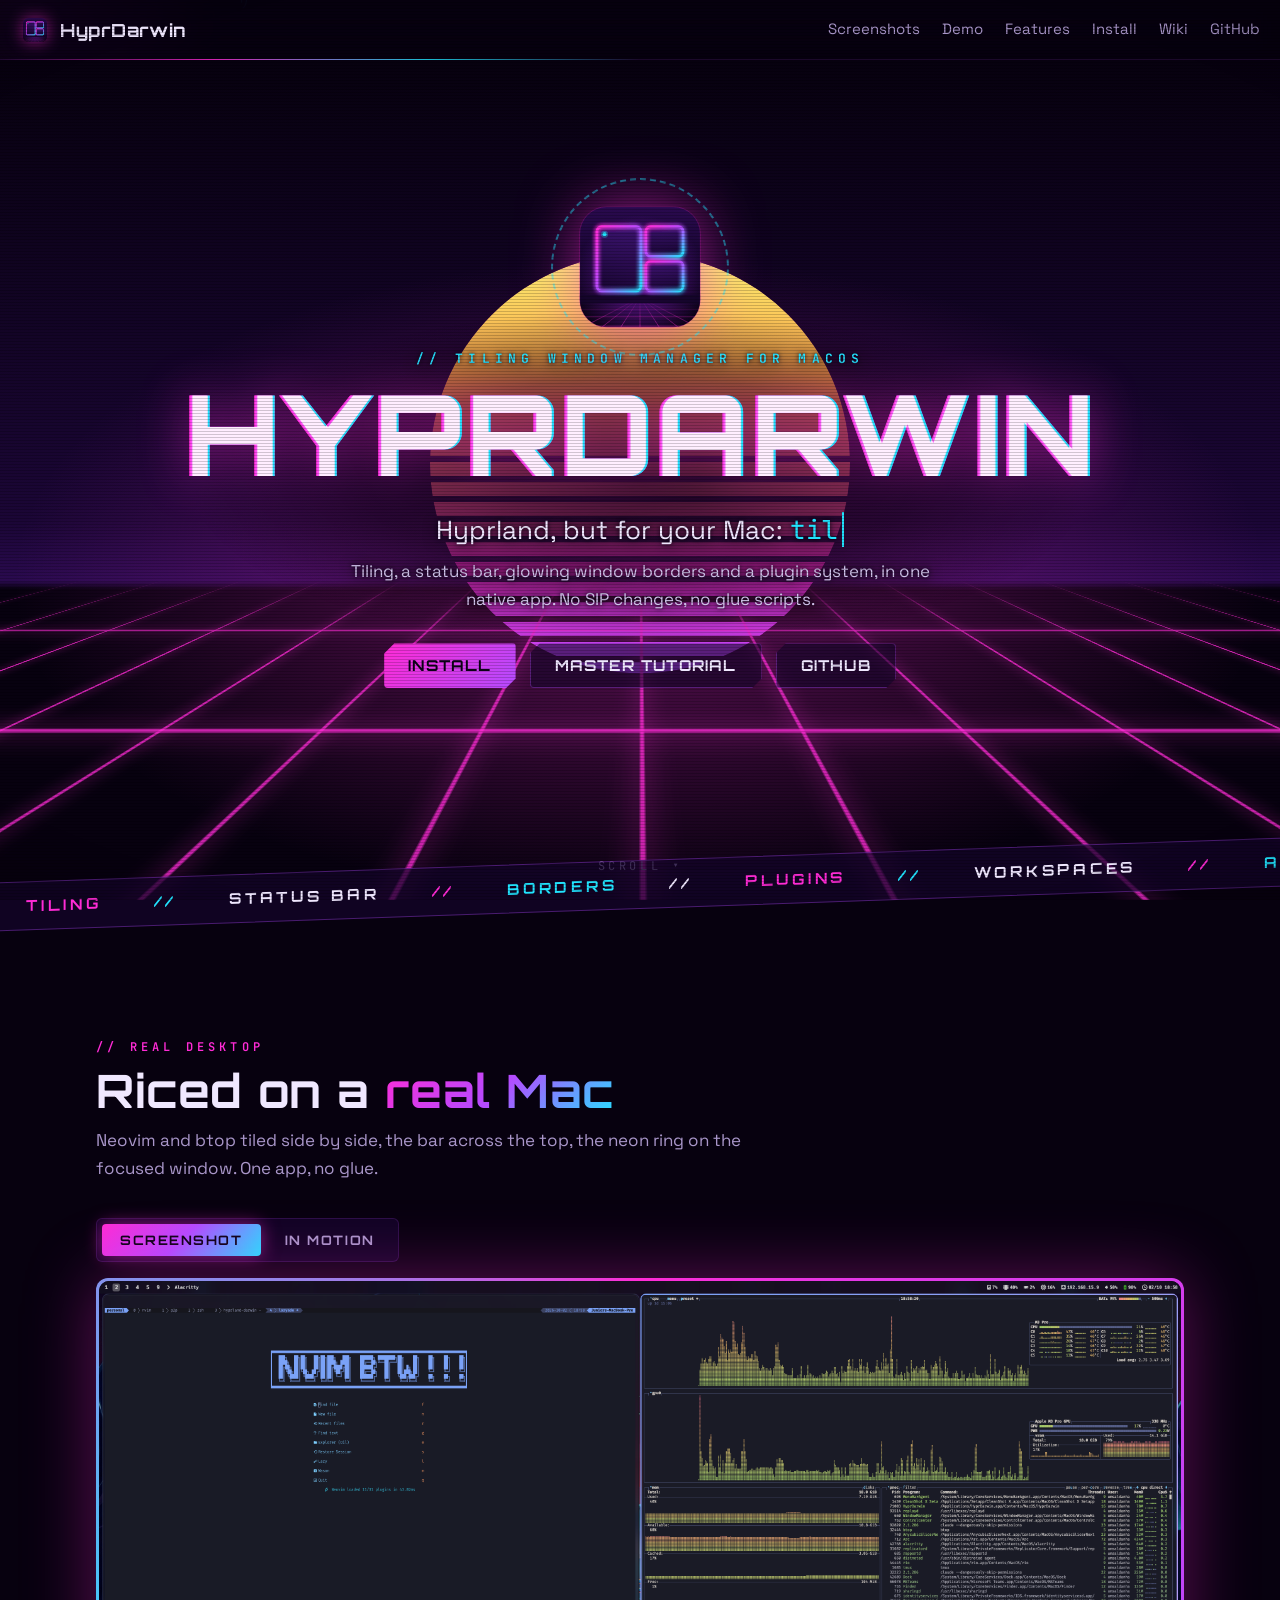
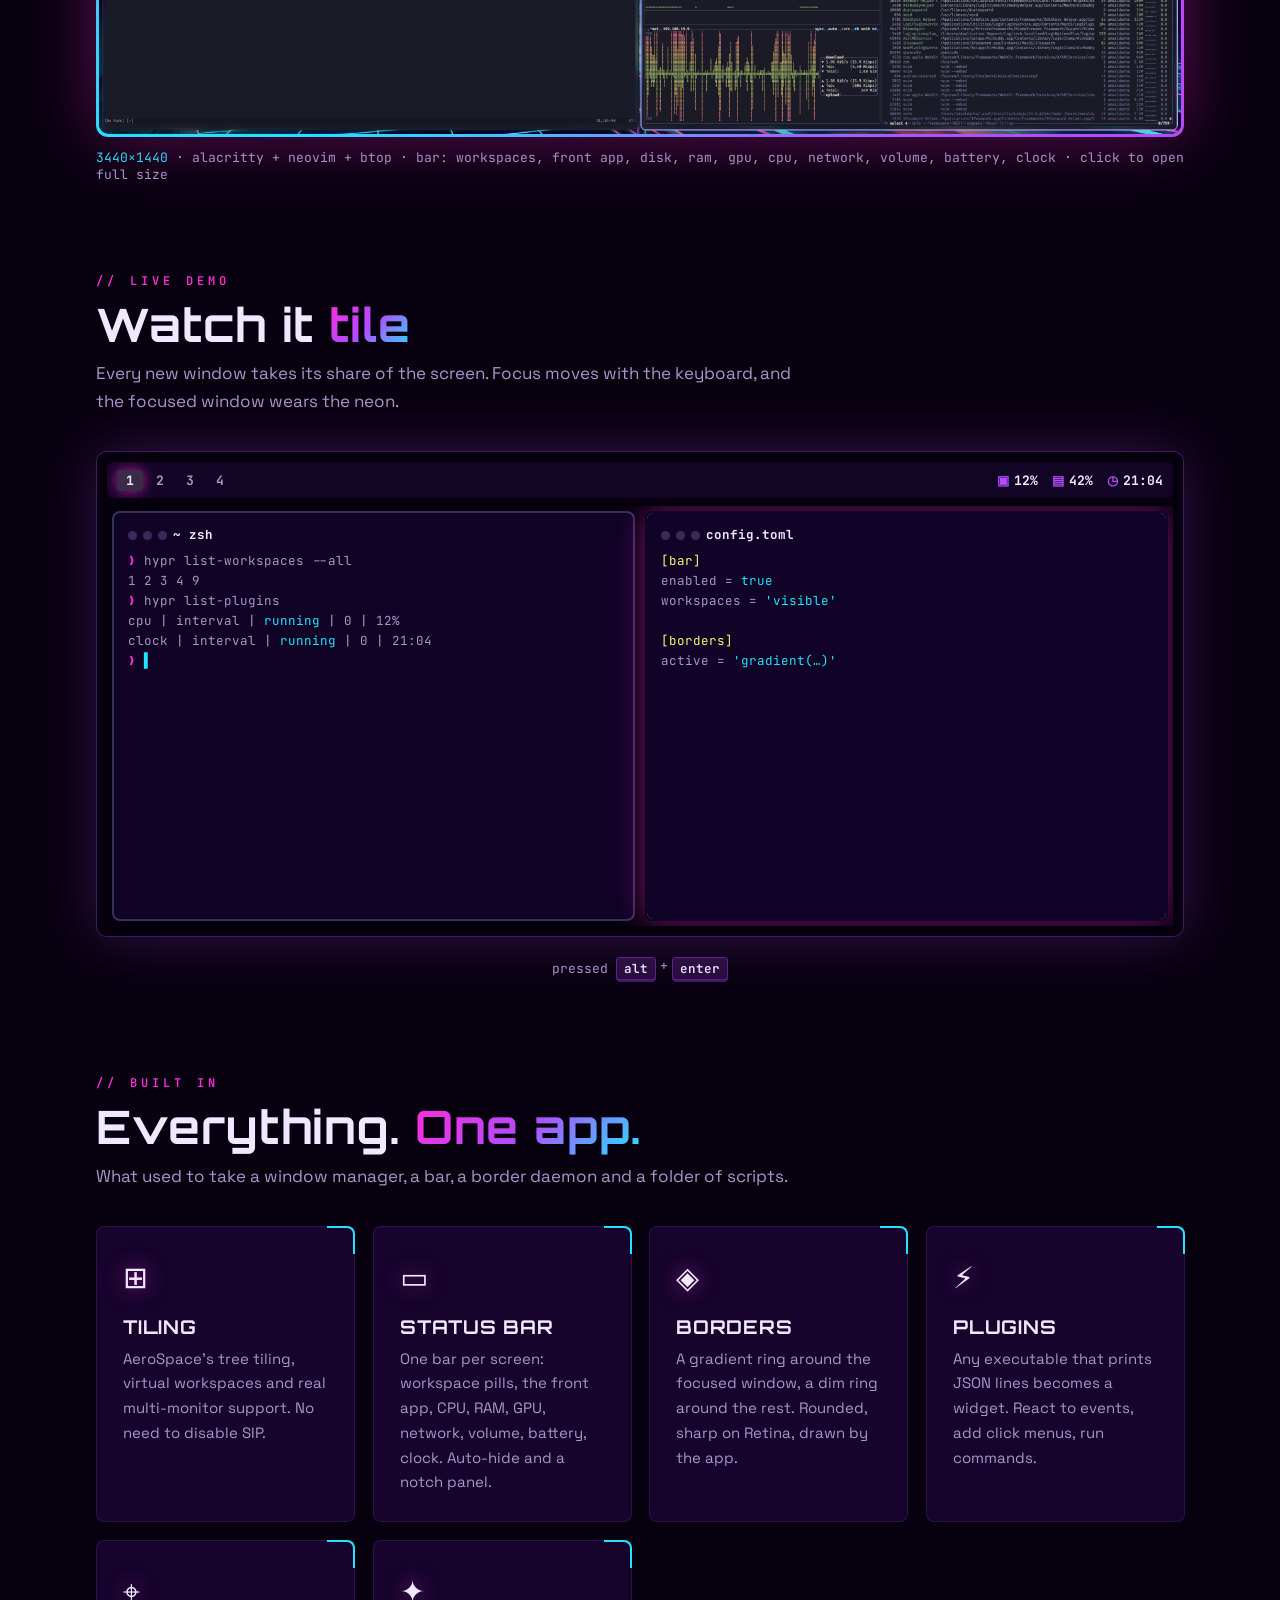
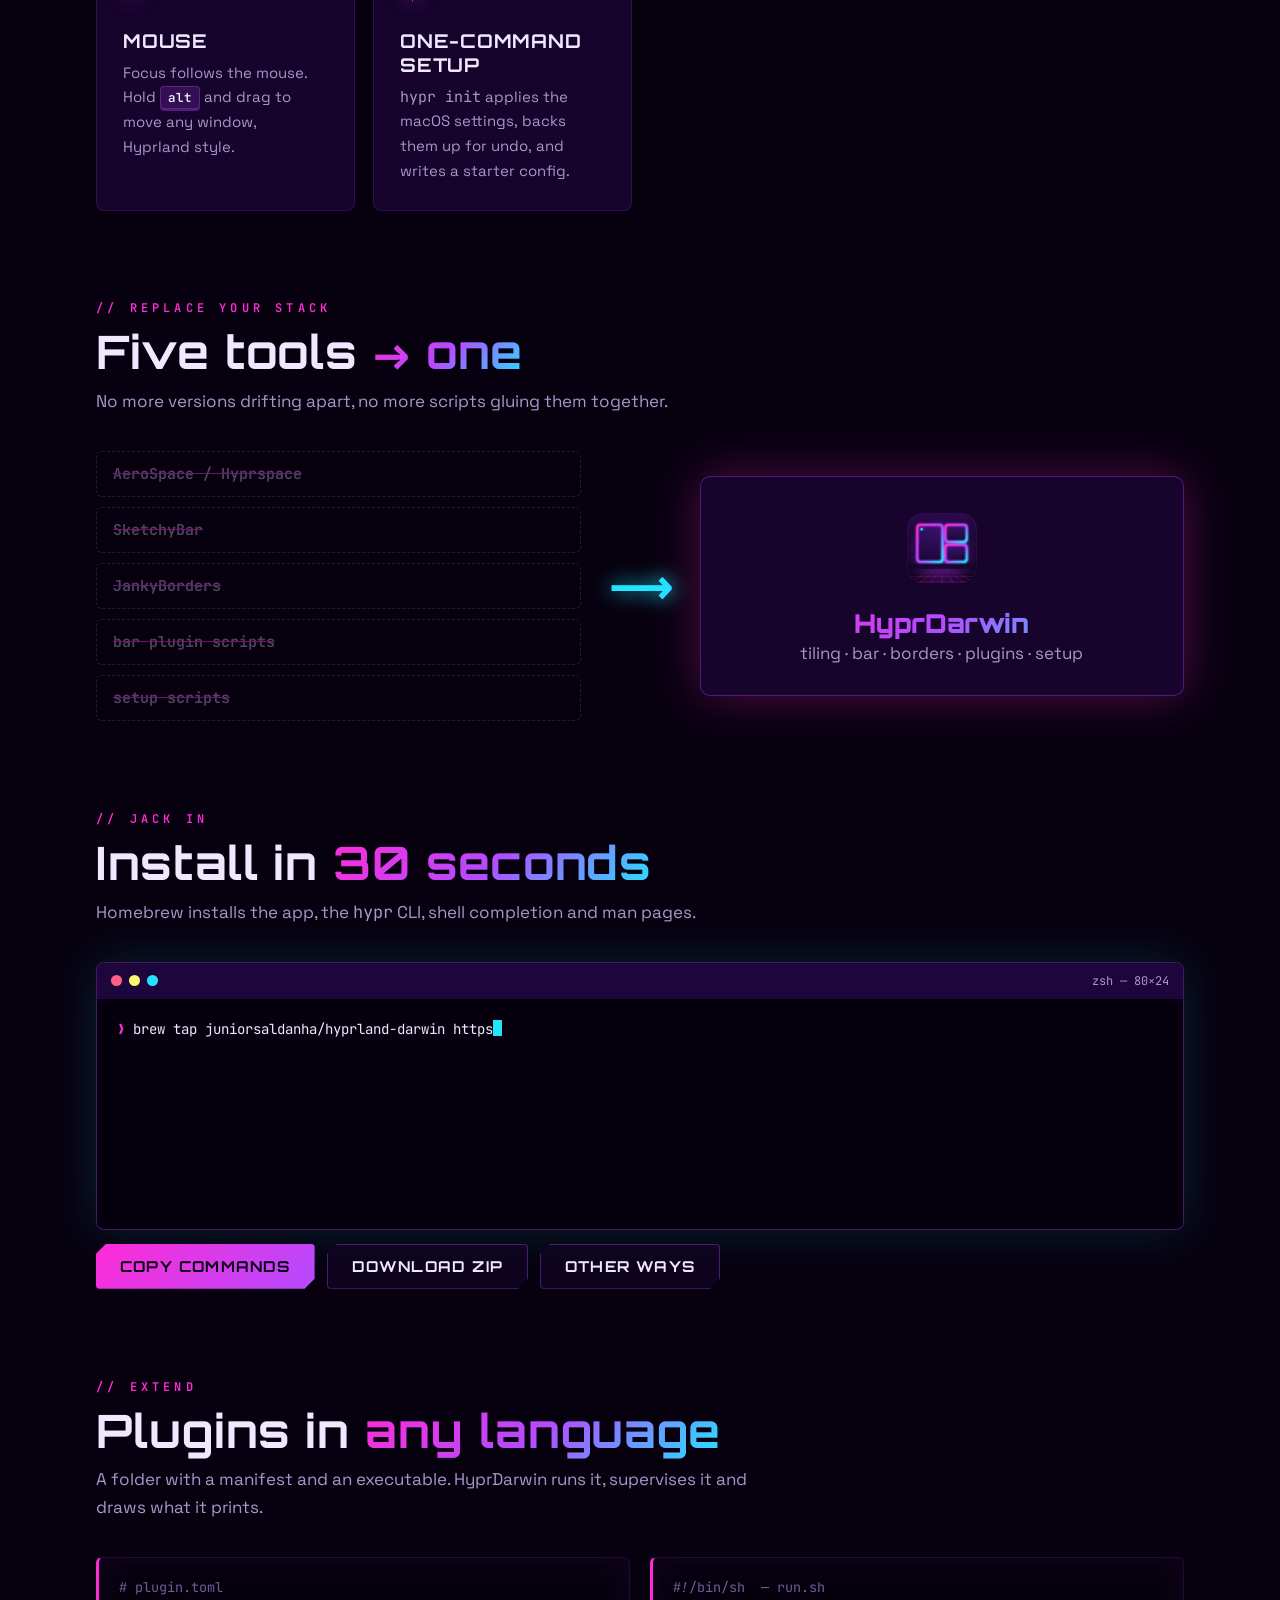
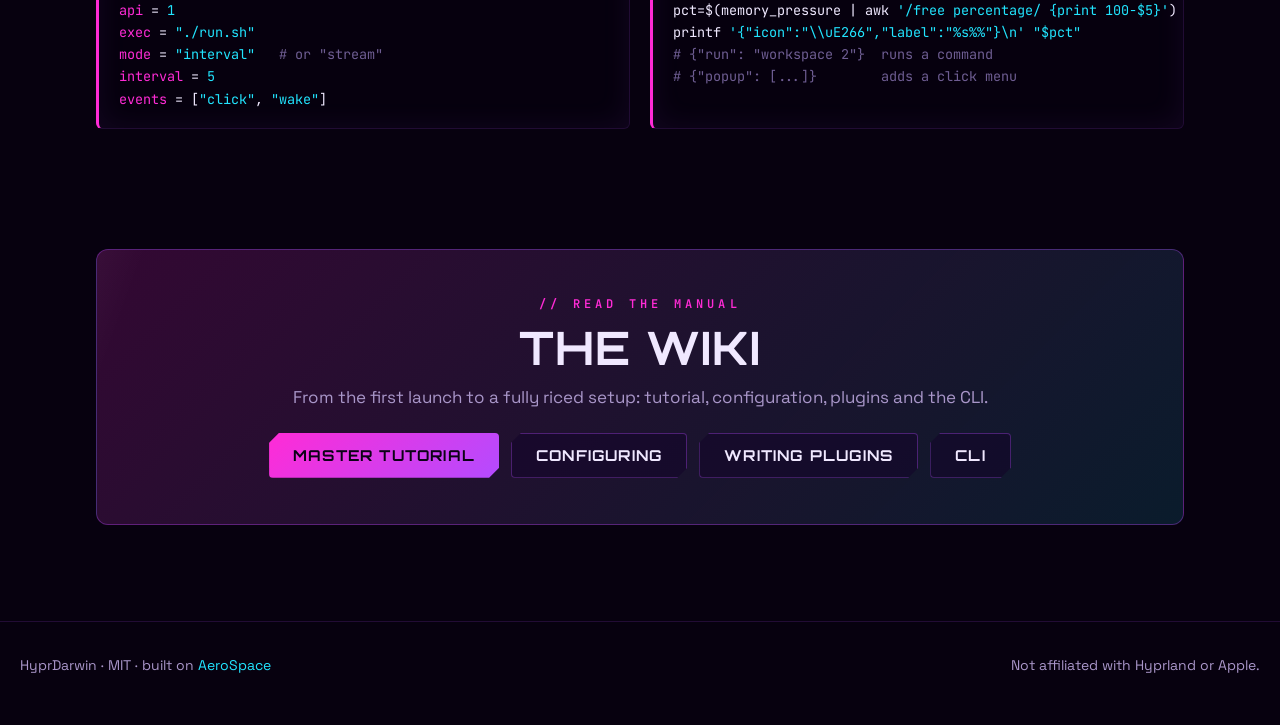
<file: site/index.html>
<!doctype html>
<html lang="en">
<head>
  <meta charset="utf-8">
  <meta name="viewport" content="width=device-width, initial-scale=1">
  <title>HyprDarwin</title>
  <meta name="description" content="Hyprland for macOS: tiling, a status bar, window borders and plugins in one native app.">
  <meta property="og:title" content="HyprDarwin">
  <meta property="og:description" content="Hyprland for macOS: tiling, a status bar, window borders and plugins in one native app.">
  <meta name="theme-color" content="#07010f">
  <meta property="og:image" content="https://juniorsaldanha.github.io/hyprland-darwin/assets/screenshot.png">
  <meta name="twitter:card" content="summary_large_image">
  <link rel="icon" href="icon.svg" type="image/svg+xml">
  <link rel="preconnect" href="https://fonts.googleapis.com">
  <link rel="preconnect" href="https://fonts.gstatic.com" crossorigin>
  <link href="https://fonts.googleapis.com/css2?family=JetBrains+Mono:wght@400;700&family=Orbitron:wght@500;700;900&family=Space+Grotesk:wght@400;600;700&display=swap" rel="stylesheet">
  <link rel="stylesheet" href="assets/cyber.css">
  <style>
    /* ---------- background layers ---------- */
    #rain { position: fixed; inset: 0; z-index: 0; opacity: 0.22; pointer-events: none; }
    .glow-cursor {
      position: fixed; z-index: 1; width: 520px; height: 520px; margin: -260px 0 0 -260px; pointer-events: none;
      background: radial-gradient(circle, rgba(180, 75, 255, 0.16), transparent 60%);
      transition: transform 0.12s linear; left: 0; top: 0;
    }
    main { position: relative; z-index: 2; }
    .wrap { max-width: 1120px; margin: 0 auto; padding: 0 16px; }

    /* ---------- hero ---------- */
    .hero { position: relative; min-height: calc(100vh - var(--nav-h)); display: grid; place-items: center; text-align: center; overflow: hidden; padding: 40px 0 120px; }
    .horizon { position: absolute; inset: 0; z-index: -1; overflow: hidden; }
    .horizon::before { /* sky */
      content: ""; position: absolute; inset: 0;
      background: radial-gradient(70% 55% at 50% 62%, rgba(255, 43, 214, 0.35), transparent 70%),
                  linear-gradient(180deg, #07010f 0%, #1b0636 55%, #2a0a4f 62%, #07010f 63%);
    }
    .sun {
      position: absolute; left: 50%; top: 62%; width: min(46vw, 420px); aspect-ratio: 1; transform: translate(-50%, -78%);
      border-radius: 50%;
      background: linear-gradient(180deg, var(--yellow) 0%, #ff8a3d 35%, var(--magenta) 75%, var(--violet) 100%);
      -webkit-mask: repeating-linear-gradient(180deg, #000 0 14px, transparent 14px 20px) bottom / 100% 55% no-repeat, linear-gradient(#000, #000) top / 100% 46% no-repeat;
      mask: repeating-linear-gradient(180deg, #000 0 14px, transparent 14px 20px) bottom / 100% 55% no-repeat, linear-gradient(#000, #000) top / 100% 46% no-repeat;
      filter: drop-shadow(0 0 60px rgba(255, 43, 214, 0.65));
      animation: sun-pulse 6s ease-in-out infinite;
    }
    @keyframes sun-pulse { 50% { filter: drop-shadow(0 0 90px rgba(255, 43, 214, 0.9)); } }
    .floor {
      position: absolute; left: -50%; right: -50%; top: 62%; bottom: -10%;
      background:
        linear-gradient(90deg, rgba(255, 43, 214, 0.75) 2px, transparent 2px) 0 0 / 80px 80px,
        linear-gradient(0deg, rgba(255, 43, 214, 0.75) 2px, transparent 2px) 0 0 / 80px 80px;
      transform: perspective(280px) rotateX(62deg); transform-origin: top;
      animation: drive 1.4s linear infinite;
      -webkit-mask: linear-gradient(180deg, transparent, #000 25%); mask: linear-gradient(180deg, transparent, #000 25%);
      filter: drop-shadow(0 0 6px var(--magenta));
    }
    @keyframes drive { to { background-position: 0 80px, 0 80px; } }

    .hero-inner { position: relative; padding: 0 16px; }
    .hero-inner::before { /* dark halo so the text reads over the sun */
      content: ""; position: absolute; z-index: -1; left: 50%; top: 58%; width: min(900px, 110vw); height: 340px; transform: translate(-50%, -50%);
      background: radial-gradient(closest-side, rgba(7, 1, 15, 0.82), rgba(7, 1, 15, 0.5) 60%, transparent);
    }
    .hero-inner p, .kicker { text-shadow: 0 0 4px #07010f, 0 2px 14px #07010f; }
    .logo-wrap { position: relative; width: 150px; height: 150px; margin: 0 auto 8px; animation: float 6s ease-in-out infinite; }
    .logo-wrap img { width: 100%; height: 100%; filter: drop-shadow(0 0 30px rgba(255, 43, 214, 0.6)); }
    .logo-wrap::after { /* orbit ring */
      content: ""; position: absolute; inset: -14px; border-radius: 50%; border: 2px dashed rgba(34, 228, 255, 0.45);
      animation: spin 18s linear infinite;
    }
    @keyframes float { 50% { transform: translateY(-12px); } }
    @keyframes spin { to { transform: rotate(360deg); } }
    h1.title {
      margin: 10px 0 6px; font: 900 clamp(40px, 10vw, 112px)/1 var(--display); letter-spacing: 0.02em;
      background: var(--neon); -webkit-background-clip: text; background-clip: text; color: transparent;
      background-size: 200% 100%; animation: shift 6s ease infinite;
      filter: drop-shadow(0 0 24px rgba(255, 43, 214, 0.45));
    }
    .kicker { font: 600 13px var(--mono); letter-spacing: 0.4em; color: var(--cyan); text-transform: uppercase; }
    .tagline { font-size: clamp(19px, 2.8vw, 26px); color: var(--text); margin: 14px 0 6px; min-height: 1.6em; }
    .tagline .typed { color: var(--cyan); font-family: var(--mono); border-right: 2px solid var(--cyan); padding-right: 4px; animation: caret 0.8s steps(1) infinite; }
    @keyframes caret { 50% { border-color: transparent; } }
    .sub { color: #cfc2ea; max-width: 620px; margin: 0 auto 30px; }
    .cta { display: flex; gap: 14px; justify-content: center; flex-wrap: wrap; }
    .scroll-hint { position: absolute; bottom: 26px; left: 50%; transform: translateX(-50%); font: 12px var(--mono); color: var(--muted); letter-spacing: 0.3em; animation: bob 2s ease-in-out infinite; }
    @keyframes bob { 50% { transform: translate(-50%, 8px); opacity: 0.5; } }

    /* ---------- ticker ---------- */
    .ticker { position: relative; overflow: hidden; border-block: 1px solid var(--line); background: rgba(20, 5, 43, 0.7); transform: skewY(-2deg); margin: -40px 0 40px; }
    .ticker .track { display: flex; width: max-content; animation: marquee 28s linear infinite; }
    .ticker span { padding: 14px 26px; font: 700 15px var(--display); letter-spacing: 0.25em; white-space: nowrap; color: var(--text); }
    .ticker span:nth-child(3n+1) { color: var(--magenta); }
    .ticker span:nth-child(3n+2) { color: var(--cyan); }
    @keyframes marquee { to { transform: translateX(-50%); } }

    section { padding: 90px 0 0; }
    h2 { font: 700 clamp(28px, 4.4vw, 46px)/1.1 var(--display); margin: 0 0 10px; letter-spacing: 0.02em; }
    .lead { color: var(--muted); margin: 0 0 36px; max-width: 700px; }
    .label { font: 600 12px var(--mono); color: var(--magenta); letter-spacing: 0.35em; text-transform: uppercase; margin-bottom: 10px; }

    /* ---------- showcase (real screenshots) ---------- */
    .showcase { position: relative; }
    .tabs { display: inline-flex; gap: 6px; padding: 5px; margin-bottom: 16px; border-radius: 6px; background: rgba(20, 5, 43, 0.75); border: 1px solid var(--line-soft); }
    .tabs button {
      padding: 8px 18px; border: none; border-radius: 4px; cursor: pointer; background: transparent; color: var(--muted);
      font: 700 13px var(--display); letter-spacing: 0.12em; text-transform: uppercase; transition: all 0.2s;
    }
    .tabs button.on { color: #0b0216; background: var(--neon); box-shadow: 0 0 18px rgba(255, 43, 214, 0.5); }
    .frame {
      position: relative; border-radius: 12px; padding: 3px; overflow: hidden;
      background: conic-gradient(from var(--angle), var(--magenta), var(--violet), var(--cyan), var(--magenta));
      animation: rotate-border 6s linear infinite; box-shadow: 0 0 70px rgba(255, 43, 214, 0.35);
    }
    .frame .shots { position: relative; border-radius: 10px; overflow: hidden; background: #07010f; aspect-ratio: 3440 / 1440; }
    .frame img { position: absolute; inset: 0; width: 100%; height: 100%; object-fit: cover; cursor: zoom-in; transition: opacity 0.6s, transform 6s ease; }
    .frame img.off { opacity: 0; pointer-events: none; }
    .frame:hover img { transform: scale(1.03); }
    .frame .scan { /* a light bar sweeping down the screenshot */
      position: absolute; left: 0; right: 0; height: 18%; top: -20%; pointer-events: none;
      background: linear-gradient(180deg, transparent, rgba(34, 228, 255, 0.12), transparent);
      animation: scan 5s linear infinite;
    }
    @keyframes scan { to { top: 110%; } }
    .caption { margin-top: 12px; font: 13px var(--mono); color: var(--muted); }
    .caption b { color: var(--cyan); font-weight: 400; }

    /* ---------- live tiling demo ---------- */
    .demo { position: relative; border-radius: 10px; padding: 10px; background: rgba(7, 1, 15, 0.7); border: 1px solid var(--line); box-shadow: 0 0 60px rgba(180, 75, 255, 0.25); }
    .demo .bar {
      height: 36px; display: flex; align-items: center; justify-content: space-between; padding: 0 10px; margin-bottom: 8px;
      border-radius: 6px; background: rgba(20, 5, 43, 0.85); font: 700 13px var(--mono); white-space: nowrap; overflow: hidden;
    }
    .demo .pills { display: flex; gap: 4px; }
    .demo .pill { padding: 2px 9px; border-radius: 4px; color: var(--muted); transition: all 0.35s; }
    .demo .pill.on { color: var(--text); background: rgba(255, 255, 255, 0.16); box-shadow: 0 0 14px rgba(255, 43, 214, 0.7); }
    .demo .widgets { display: flex; gap: 14px; color: var(--text); }
    .demo .widgets i { font-style: normal; color: var(--violet); margin-right: 5px; }
    .demo .stage { position: relative; height: clamp(260px, 42vw, 420px); overflow: hidden; }
    .win {
      position: absolute; border-radius: 8px; padding: 12px 14px; overflow: hidden;
      background: rgba(18, 4, 42, 0.92); border: 2px solid rgba(65, 72, 104, 0.7);
      font: 12.5px/1.6 var(--mono); color: var(--muted);
      transition: left 0.6s cubic-bezier(0.2, 0.9, 0.2, 1), top 0.6s cubic-bezier(0.2, 0.9, 0.2, 1),
                  width 0.6s cubic-bezier(0.2, 0.9, 0.2, 1), height 0.6s cubic-bezier(0.2, 0.9, 0.2, 1),
                  opacity 0.4s, transform 0.4s, border-color 0.3s;
    }
    .win.hidden { opacity: 0; transform: scale(0.85); }
    .win .t { color: var(--text); font-weight: 700; margin-bottom: 6px; display: flex; gap: 6px; align-items: center; }
    .win .t b { width: 9px; height: 9px; border-radius: 50%; background: #3a2a5a; display: inline-block; }
    .win .k { color: var(--magenta); } .win .s { color: var(--cyan); } .win .y { color: var(--yellow); }
    @property --angle { syntax: "<angle>"; initial-value: 0deg; inherits: false; }
    .win.focus { border-color: transparent; box-shadow: 0 0 30px rgba(255, 43, 214, 0.45); }
    .win.focus::before {
      content: ""; position: absolute; inset: -2px; border-radius: 8px; padding: 2px; pointer-events: none;
      background: conic-gradient(from var(--angle), var(--magenta), var(--violet), var(--cyan), var(--magenta));
      -webkit-mask: linear-gradient(#000 0 0) content-box, linear-gradient(#000 0 0); -webkit-mask-composite: xor;
      mask: linear-gradient(#000 0 0) content-box exclude, linear-gradient(#000 0 0);
      animation: rotate-border 3s linear infinite;
    }
    @keyframes rotate-border { to { --angle: 360deg; } }
    .keys { display: flex; justify-content: center; align-items: center; gap: 8px; margin-top: 14px; min-height: 34px; font: 13px var(--mono); color: var(--muted); }
    .keys .combo { display: inline-flex; gap: 4px; animation: pop 0.35s ease; }
    @keyframes pop { from { transform: scale(1.4); opacity: 0; } }

    /* ---------- feature cards ---------- */
    .grid { display: grid; grid-template-columns: repeat(auto-fit, minmax(250px, 1fr)); gap: 18px; }
    .card {
      position: relative; padding: 26px; border-radius: 8px; background: var(--panel); border: 1px solid var(--line-soft);
      transform-style: preserve-3d; transition: transform 0.15s ease-out, box-shadow 0.3s, border-color 0.3s; will-change: transform;
    }
    .card:hover { border-color: var(--line); box-shadow: 0 0 40px rgba(180, 75, 255, 0.35); }
    .card::after { /* corner accent */
      content: ""; position: absolute; top: -1px; right: -1px; width: 26px; height: 26px;
      border-top: 2px solid var(--cyan); border-right: 2px solid var(--cyan); border-top-right-radius: 8px;
    }
    .card .ico { font-size: 30px; display: inline-block; filter: drop-shadow(0 0 10px rgba(255, 43, 214, 0.6)); transform: translateZ(30px); }
    .card h3 { font: 700 19px var(--display); margin: 12px 0 8px; letter-spacing: 0.04em; transform: translateZ(20px); }
    .card p { margin: 0; color: var(--muted); font-size: 15px; transform: translateZ(10px); }

    /* ---------- stack merge ---------- */
    .merge { display: grid; grid-template-columns: 1fr auto 1fr; gap: 28px; align-items: center; }
    .stack { display: grid; gap: 10px; }
    .chip {
      padding: 12px 16px; border-radius: 6px; border: 1px dashed rgba(169, 150, 201, 0.4); color: var(--muted);
      font: 600 15px var(--mono); text-decoration: line-through; text-decoration-color: var(--magenta);
    }
    .merge.in .chip { animation: suck 1.2s ease forwards; }
    .merge.in .chip:nth-child(2) { animation-delay: 0.15s; } .merge.in .chip:nth-child(3) { animation-delay: 0.3s; }
    .merge.in .chip:nth-child(4) { animation-delay: 0.45s; } .merge.in .chip:nth-child(5) { animation-delay: 0.6s; }
    @keyframes suck { 60% { transform: translateX(30px) scale(0.92); opacity: 0.5; } 100% { transform: translateX(0) scale(1); opacity: 0.45; } }
    .arrow { font: 900 44px var(--display); color: var(--cyan); text-shadow: 0 0 20px var(--cyan); animation: nudge 1.6s ease-in-out infinite; }
    @keyframes nudge { 50% { transform: translateX(10px); } }
    .one {
      padding: 28px; border-radius: 10px; text-align: center; background: var(--panel); border: 1px solid var(--line);
      box-shadow: 0 0 50px rgba(255, 43, 214, 0.3);
    }
    .one img { width: 86px; height: 86px; }
    .one b { display: block; font: 900 26px var(--display); margin-top: 8px; }
    @media (max-width: 760px) { .merge { grid-template-columns: 1fr; } .arrow { transform: rotate(90deg); justify-self: center; animation: none; } }

    /* ---------- terminal ---------- */
    .term { border-radius: 8px; overflow: hidden; border: 1px solid var(--line); background: rgba(7, 1, 15, 0.92); box-shadow: 0 0 50px rgba(34, 228, 255, 0.15); }
    .term .head { display: flex; align-items: center; gap: 7px; padding: 10px 14px; background: rgba(36, 8, 70, 0.8); font: 12px var(--mono); color: var(--muted); }
    .term .head i { width: 11px; height: 11px; border-radius: 50%; display: inline-block; }
    .term .head i:nth-child(1) { background: #ff5f87; } .term .head i:nth-child(2) { background: #f9f871; } .term .head i:nth-child(3) { background: #22e4ff; }
    .term .head span { margin-left: auto; }
    .term pre { margin: 0; padding: 18px 20px; min-height: 230px; font: 14px/1.75 var(--mono); white-space: pre-wrap; word-break: break-all; color: var(--text); }
    .term .p { color: var(--magenta); } .term .ok { color: var(--cyan); } .term .dim { color: var(--muted); }
    .term .cur { display: inline-block; width: 9px; height: 1.1em; vertical-align: -0.15em; background: var(--cyan); animation: caret 0.9s steps(1) infinite; }
    .term-actions { display: flex; gap: 12px; margin-top: 14px; flex-wrap: wrap; }

    .split { display: grid; grid-template-columns: 1fr 1fr; gap: 20px; }
    .split > * { min-width: 0; }
    @media (max-width: 860px) { .split { grid-template-columns: 1fr; } }
    pre.code .c { color: #6f5d93; } pre.code .k { color: var(--magenta); } pre.code .s { color: var(--cyan); }

    .wiki-cta {
      position: relative; margin-top: 30px; padding: 46px 30px; border-radius: 12px; text-align: center; overflow: hidden;
      background: linear-gradient(135deg, rgba(255, 43, 214, 0.18), rgba(34, 228, 255, 0.12)); border: 1px solid var(--line);
    }
    .wiki-cta::before { /* light sweep */
      content: ""; position: absolute; top: 0; bottom: 0; width: 40%; left: -40%;
      background: linear-gradient(90deg, transparent, rgba(255, 255, 255, 0.12), transparent); transform: skewX(-20deg);
      animation: shine 4.5s ease-in-out infinite;
    }
    @keyframes shine { 60%, 100% { left: 130%; } }
    .wiki-links { display: flex; gap: 12px; justify-content: center; flex-wrap: wrap; margin-top: 22px; }
  </style>
</head>
<body>
  <canvas id="rain" aria-hidden="true"></canvas>
  <div class="glow-cursor" aria-hidden="true"></div>
  <div class="crt" aria-hidden="true"></div>

  <nav class="topnav">
    <a class="brand" href="./"><img src="icon.svg" alt="">HyprDarwin</a>
    <div class="links">
      <a class="wide" href="#showcase">Screenshots</a>
      <a class="wide" href="#demo">Demo</a>
      <a class="wide" href="#features">Features</a>
      <a class="wide" href="#install">Install</a>
      <a href="wiki/">Wiki</a>
      <a href="https://github.com/juniorsaldanha/hyprland-darwin">GitHub</a>
    </div>
  </nav>

  <main>
    <header class="hero">
      <div class="horizon" aria-hidden="true"><div class="sun"></div><div class="floor"></div></div>
      <div class="hero-inner">
        <div class="logo-wrap"><img src="icon.svg" alt="HyprDarwin icon"></div>
        <div class="kicker">// tiling window manager for macOS</div>
        <h1 class="title glitch" data-text="HYPRDARWIN">HYPRDARWIN</h1>
        <p class="tagline">Hyprland, but for your Mac: <span class="typed" id="typed">tiling</span></p>
        <p class="sub">Tiling, a status bar, glowing window borders and a plugin system, in one native app. No SIP changes, no glue scripts.</p>
        <div class="cta">
          <a class="btn primary" href="#install">Install</a>
          <a class="btn" href="wiki/#/getting-started/master-tutorial">Master tutorial</a>
          <a class="btn" href="https://github.com/juniorsaldanha/hyprland-darwin">GitHub</a>
        </div>
      </div>
      <div class="scroll-hint">SCROLL ▾</div>
    </header>

    <div class="ticker" aria-hidden="true"><div class="track" id="ticker"></div></div>

    <div class="wrap">
      <section id="showcase" class="reveal showcase">
        <div class="label">// real desktop</div>
        <h2>Riced on a <span class="neon-text">real Mac</span></h2>
        <p class="lead">Neovim and btop tiled side by side, the bar across the top, the neon ring on the focused window. One app, no glue.</p>
        <div class="tabs" role="tablist">
          <button type="button" class="on" data-shot="still" role="tab">Screenshot</button>
          <button type="button" data-shot="motion" role="tab">In motion</button>
        </div>
        <div class="frame">
          <div class="shots">
            <img data-shot="still" src="assets/screenshot.png" alt="HyprDarwin on a 3440×1440 ultrawide: Neovim and btop tiled, the status bar with workspaces and system widgets, a gradient border on the focused window" loading="lazy">
            <img data-shot="motion" class="off" data-src="assets/demo.gif" alt="HyprDarwin in motion: windows tiling and switching workspaces">
            <div class="scan" aria-hidden="true"></div>
          </div>
        </div>
        <div class="caption"><b>3440×1440</b> · alacritty + neovim + btop · bar: workspaces, front app, disk, ram, gpu, cpu, network, volume, battery, clock · click to open full size</div>
      </section>

      <section id="demo" class="reveal">
        <div class="label">// live demo</div>
        <h2>Watch it <span class="neon-text">tile</span></h2>
        <p class="lead">Every new window takes its share of the screen. Focus moves with the keyboard, and the focused window wears the neon.</p>
        <div class="demo">
          <div class="bar">
            <div class="pills" id="pills"><span class="pill on">1</span><span class="pill">2</span><span class="pill">3</span><span class="pill">4</span></div>
            <div class="widgets"><span><i>▣</i><span id="cpu">12</span>%</span><span><i>▤</i>42%</span><span><i>◷</i><span id="clock">21:04</span></span></div>
          </div>
          <div class="stage" id="stage">
            <div class="win" data-id="a"><div class="t"><b></b><b></b><b></b> ~ zsh</div><span class="k">❯</span> hypr list-workspaces --all<br>1 2 3 4 9<br><span class="k">❯</span> hypr list-plugins<br>cpu | interval | <span class="s">running</span> | 0 | 12%<br>clock | interval | <span class="s">running</span> | 0 | 21:04<br><span class="k">❯</span> <span class="s">▌</span></div>
            <div class="win hidden" data-id="b"><div class="t"><b></b><b></b><b></b> config.toml</div><span class="y">[bar]</span><br>enabled = <span class="s">true</span><br>workspaces = <span class="s">'visible'</span><br><br><span class="y">[borders]</span><br>active = <span class="s">'gradient(…)'</span></div>
            <div class="win hidden" data-id="c"><div class="t"><b></b><b></b><b></b> btop</div>cpu  ▁▂▃▅▇▅▃▂▁▂▃<br>mem  ▃▃▄▄▅▅▅▄▄▃▃<br>net  ▁▁▂▁▇▂▁▁▂▁▁</div>
            <div class="win hidden" data-id="d"><div class="t"><b></b><b></b><b></b> Safari</div>github.com/juniorsaldanha/<br>hyprland-darwin<br><br><span class="s">★ Star</span></div>
          </div>
        </div>
        <div class="keys" id="keys"></div>
      </section>

      <section id="features" class="reveal">
        <div class="label">// built in</div>
        <h2>Everything. <span class="neon-text">One app.</span></h2>
        <p class="lead">What used to take a window manager, a bar, a border daemon and a folder of scripts.</p>
        <div class="grid">
          <div class="card tilt"><div class="ico">⊞</div><h3>TILING</h3><p>AeroSpace's tree tiling, virtual workspaces and real multi-monitor support. No need to disable SIP.</p></div>
          <div class="card tilt"><div class="ico">▭</div><h3>STATUS BAR</h3><p>One bar per screen: workspace pills, the front app, CPU, RAM, GPU, network, volume, battery, clock. Auto-hide and a notch panel.</p></div>
          <div class="card tilt"><div class="ico">◈</div><h3>BORDERS</h3><p>A gradient ring around the focused window, a dim ring around the rest. Rounded, sharp on Retina, drawn by the app.</p></div>
          <div class="card tilt"><div class="ico">⚡</div><h3>PLUGINS</h3><p>Any executable that prints JSON lines becomes a widget. React to events, add click menus, run commands.</p></div>
          <div class="card tilt"><div class="ico">⌖</div><h3>MOUSE</h3><p>Focus follows the mouse. Hold <kbd>alt</kbd> and drag to move any window, Hyprland style.</p></div>
          <div class="card tilt"><div class="ico">✦</div><h3>ONE-COMMAND SETUP</h3><p><code>hypr init</code> applies the macOS settings, backs them up for undo, and writes a starter config.</p></div>
        </div>
      </section>

      <section class="reveal">
        <div class="label">// replace your stack</div>
        <h2>Five tools <span class="neon-text">→ one</span></h2>
        <p class="lead">No more versions drifting apart, no more scripts gluing them together.</p>
        <div class="merge" id="merge">
          <div class="stack">
            <div class="chip">AeroSpace / Hyprspace</div>
            <div class="chip">SketchyBar</div>
            <div class="chip">JankyBorders</div>
            <div class="chip">bar plugin scripts</div>
            <div class="chip">setup scripts</div>
          </div>
          <div class="arrow">⟶</div>
          <div class="one"><img src="icon.svg" alt=""><b class="neon-text">HyprDarwin</b><span style="color: var(--muted)">tiling · bar · borders · plugins · setup</span></div>
        </div>
      </section>

      <section id="install" class="reveal">
        <div class="label">// jack in</div>
        <h2>Install in <span class="neon-text">30 seconds</span></h2>
        <p class="lead">Homebrew installs the app, the <code>hypr</code> CLI, shell completion and man pages.</p>
        <div class="term">
          <div class="head"><i></i><i></i><i></i><span>zsh — 80×24</span></div>
          <pre id="term" aria-label="Install commands"></pre>
        </div>
        <div class="term-actions">
          <button class="btn primary" type="button" id="copy">Copy commands</button>
          <a class="btn" href="https://github.com/juniorsaldanha/hyprland-darwin/releases/latest">Download zip</a>
          <a class="btn" href="wiki/#/getting-started/installation">Other ways</a>
        </div>
      </section>

      <section class="reveal">
        <div class="label">// extend</div>
        <h2>Plugins in <span class="neon-text">any language</span></h2>
        <p class="lead">A folder with a manifest and an executable. HyprDarwin runs it, supervises it and draws what it prints.</p>
        <div class="split">
          <pre class="code"><span class="c"># plugin.toml</span>
<span class="k">api</span> = <span class="s">1</span>
<span class="k">exec</span> = <span class="s">"./run.sh"</span>
<span class="k">mode</span> = <span class="s">"interval"</span>   <span class="c"># or "stream"</span>
<span class="k">interval</span> = <span class="s">5</span>
<span class="k">events</span> = [<span class="s">"click"</span>, <span class="s">"wake"</span>]</pre>
          <pre class="code"><span class="c">#!/bin/sh  — run.sh</span>
pct=$(memory_pressure | awk <span class="s">'/free percentage/ {print 100-$5}'</span>)
printf <span class="s">'{"icon":"\\uE266","label":"%s%%"}\n'</span> <span class="s">"$pct"</span>
<span class="c"># {"run": "workspace 2"}  runs a command</span>
<span class="c"># {"popup": [...]}        adds a click menu</span></pre>
        </div>
      </section>

      <section class="reveal">
        <div class="wiki-cta">
          <div class="label">// read the manual</div>
          <h2 class="flicker-text">THE WIKI</h2>
          <p class="lead" style="margin: 0 auto">From the first launch to a fully riced setup: tutorial, configuration, plugins and the CLI.</p>
          <div class="wiki-links">
            <a class="btn primary" href="wiki/#/getting-started/master-tutorial">Master tutorial</a>
            <a class="btn" href="wiki/#/configuring/basics">Configuring</a>
            <a class="btn" href="wiki/#/plugins/writing">Writing plugins</a>
            <a class="btn" href="wiki/#/reference/cli">CLI</a>
          </div>
        </div>
      </section>
    </div>
  </main>

  <footer class="site">
    <span>HyprDarwin · MIT · built on <a href="https://github.com/nikitabobko/AeroSpace">AeroSpace</a></span>
    <span>Not affiliated with Hyprland or Apple.</span>
  </footer>

  <script>
    const reduce = matchMedia("(prefers-reduced-motion: reduce)").matches;

    // ---------- falling code ----------
    (() => {
      const canvas = document.getElementById("rain");
      const ctx = canvas.getContext("2d");
      const glyphs = "ｱｲｳｴｵｶｷｸｹｺｻｼｽｾｿﾀﾁﾂﾃﾄ0123456789ABCDEF<>{}[]/=+*";
      const size = 16;
      let cols = [];
      const resize = () => {
        canvas.width = innerWidth; canvas.height = innerHeight;
        cols = Array.from({ length: Math.ceil(innerWidth / size) }, () => Math.random() * -innerHeight / size);
      };
      resize(); addEventListener("resize", resize);
      if (reduce) return;
      let last = 0;
      const frame = (t) => {
        requestAnimationFrame(frame);
        if (t - last < 55) return; // ~18 fps is plenty
        last = t;
        ctx.fillStyle = "rgba(7, 1, 15, 0.16)";
        ctx.fillRect(0, 0, canvas.width, canvas.height);
        ctx.font = `${size}px JetBrains Mono, monospace`;
        cols.forEach((y, i) => {
          ctx.fillStyle = i % 3 === 0 ? "#22e4ff" : "#ff2bd6";
          ctx.fillText(glyphs[(Math.random() * glyphs.length) | 0], i * size, y * size);
          cols[i] = y * size > canvas.height && Math.random() > 0.975 ? 0 : y + 1;
        });
      };
      requestAnimationFrame(frame);
    })();

    // ---------- cursor glow ----------
    (() => {
      const glow = document.querySelector(".glow-cursor");
      if (reduce || matchMedia("(pointer: coarse)").matches) { glow.remove(); return; }
      addEventListener("pointermove", (e) => { glow.style.transform = `translate(${e.clientX}px, ${e.clientY}px)`; });
    })();

    // ---------- typed tagline ----------
    (() => {
      const el = document.getElementById("typed");
      const words = ["tiling", "a status bar", "neon borders", "plugins", "alt + drag", "one app"];
      if (reduce) { el.textContent = words.join(" · "); return; }
      let w = 0, i = words[0].length, deleting = true;
      const tick = () => {
        i += deleting ? -1 : 1;
        el.textContent = words[w].slice(0, i);
        let delay = deleting ? 45 : 90;
        if (deleting && i === 0) { deleting = false; w = (w + 1) % words.length; delay = 300; }
        else if (!deleting && i === words[w].length) { deleting = true; delay = 1800; }
        setTimeout(tick, delay);
      };
      setTimeout(tick, 1800);
    })();

    // ---------- ticker ----------
    (() => {
      const items = ["TILING", "STATUS BAR", "BORDERS", "PLUGINS", "WORKSPACES", "ALT + DRAG", "NOTCH PANEL", "JSON LINES", "HYPR INIT", "MULTI-MONITOR", "NO SIP"];
      const html = items.map((s) => `<span>${s}</span><span>//</span>`).join("");
      document.getElementById("ticker").innerHTML = html + html; // twice: the loop scrolls by half
    })();

    // ---------- live tiling demo ----------
    (() => {
      const stage = document.getElementById("stage");
      const wins = Object.fromEntries([...stage.querySelectorAll(".win")].map((w) => [w.dataset.id, w]));
      const pills = [...document.querySelectorAll("#pills .pill")];
      const keys = document.getElementById("keys");
      const G = 5; // half the gap, px
      const R = (x, y, w, h) => ({ x, y, w, h });
      // Each step: the visible windows' tiles (fractions of the stage), the focused one, the workspace, the keys pressed
      const steps = [
        { ws: 0, focus: "a", keys: ["alt", "1"], tiles: { a: R(0, 0, 1, 1) } },
        { ws: 0, focus: "b", keys: ["alt", "enter"], tiles: { a: R(0, 0, 0.5, 1), b: R(0.5, 0, 0.5, 1) } },
        { ws: 0, focus: "c", keys: ["alt", "enter"], tiles: { a: R(0, 0, 0.5, 1), b: R(0.5, 0, 0.5, 0.5), c: R(0.5, 0.5, 0.5, 0.5) } },
        { ws: 0, focus: "a", keys: ["alt", "h"], tiles: { a: R(0, 0, 0.5, 1), b: R(0.5, 0, 0.5, 0.5), c: R(0.5, 0.5, 0.5, 0.5) } },
        { ws: 0, focus: "a", keys: ["alt", "="], tiles: { a: R(0, 0, 0.62, 1), b: R(0.62, 0, 0.38, 0.5), c: R(0.62, 0.5, 0.38, 0.5) } },
        { ws: 0, focus: "c", keys: ["alt", "shift", "k"], tiles: { a: R(0, 0, 0.62, 1), c: R(0.62, 0, 0.38, 0.5), b: R(0.62, 0.5, 0.38, 0.5) } },
        { ws: 1, focus: "d", keys: ["alt", "2"], tiles: { d: R(0, 0, 1, 1) } },
        { ws: 0, focus: "c", keys: ["alt", "tab"], tiles: { a: R(0, 0, 0.62, 1), c: R(0.62, 0, 0.38, 0.5), b: R(0.62, 0.5, 0.38, 0.5) } },
      ];
      const place = (step) => {
        pills.forEach((p, i) => p.classList.toggle("on", i === step.ws));
        for (const [id, w] of Object.entries(wins)) {
          const t = step.tiles[id];
          w.classList.toggle("hidden", !t);
          w.classList.toggle("focus", id === step.focus);
          if (!t) continue;
          w.style.left = `calc(${t.x * 100}% + ${G}px)`;
          w.style.top = `calc(${t.y * 100}% + ${G}px)`;
          w.style.width = `calc(${t.w * 100}% - ${2 * G}px)`;
          w.style.height = `calc(${t.h * 100}% - ${2 * G}px)`;
        }
        keys.innerHTML = `<span>pressed</span><span class="combo">${step.keys.map((k) => `<kbd>${k}</kbd>`).join("+")}</span>`;
      };
      if (reduce) { place(steps[3]); return; }
      let i = 0;
      place(steps[0]);
      setInterval(() => { i = (i + 1) % steps.length; place(steps[i]); }, 1900);
      // the widgets tick like the real bar
      const cpu = document.getElementById("cpu"), clock = document.getElementById("clock");
      setInterval(() => {
        cpu.textContent = 8 + ((Math.random() * 30) | 0);
        const d = new Date();
        clock.textContent = `${String(d.getHours()).padStart(2, "0")}:${String(d.getMinutes()).padStart(2, "0")}`;
      }, 2000);
    })();

    // ---------- showcase tabs ----------
    (() => {
      const buttons = document.querySelectorAll(".tabs button");
      const shots = document.querySelectorAll(".frame img");
      buttons.forEach((b) => b.addEventListener("click", () => {
        buttons.forEach((x) => x.classList.toggle("on", x === b));
        shots.forEach((img) => {
          const on = img.dataset.shot === b.dataset.shot;
          if (on && img.dataset.src) { img.src = img.dataset.src; delete img.dataset.src; } // the 4.5 MB GIF loads only when asked for
          img.classList.toggle("off", !on);
        });
      }));
      shots.forEach((img) => img.addEventListener("click", () => open(img.src || img.dataset.src, "_blank")));
    })();

    // ---------- 3D tilt cards ----------
    if (!reduce && matchMedia("(pointer: fine)").matches) {
      document.querySelectorAll(".tilt").forEach((card) => {
        card.addEventListener("pointermove", (e) => {
          const r = card.getBoundingClientRect();
          const x = (e.clientX - r.left) / r.width - 0.5, y = (e.clientY - r.top) / r.height - 0.5;
          card.style.transform = `perspective(700px) rotateY(${x * 14}deg) rotateX(${-y * 14}deg) translateZ(6px)`;
        });
        card.addEventListener("pointerleave", () => { card.style.transform = ""; });
      });
    }

    // ---------- terminal typing ----------
    const commands = [
      "brew tap juniorsaldanha/hyprland-darwin https://github.com/juniorsaldanha/hyprland-darwin",
      "brew install --cask hyprdarwin",
      "hypr init",
      "open -a HyprDarwin",
    ];
    const outputs = [
      "<span class=\"dim\">==> Tapped 1 cask</span>",
      "<span class=\"ok\">🍺  hyprdarwin was successfully installed!</span>",
      "<span class=\"ok\">  ✓</span> macOS settings applied (backup saved)\n<span class=\"ok\">  ✓</span> wrote a starter config: ~/.config/hyprland-darwin/config.toml",
      "<span class=\"dim\">// grant Accessibility when asked. welcome to the grid.</span>",
    ];
    const term = document.getElementById("term");
    let typedOnce = false;
    const typeTerminal = async () => {
      if (typedOnce) return;
      typedOnce = true;
      const sleep = (ms) => new Promise((r) => setTimeout(r, ms));
      let html = "";
      for (let c = 0; c < commands.length; c++) {
        html += "<span class=\"p\">❯ </span>";
        if (!reduce) {
          for (let i = 1; i <= commands[c].length; i++) {
            term.innerHTML = html + commands[c].slice(0, i) + "<span class=\"cur\"></span>";
            await sleep(commands[c].length > 40 ? 14 : 45);
          }
          await sleep(250);
        }
        html += commands[c] + "\n" + outputs[c] + "\n";
        term.innerHTML = html + "<span class=\"cur\"></span>";
        if (!reduce) await sleep(500);
      }
      term.innerHTML = html + "<span class=\"p\">❯ </span><span class=\"cur\"></span>";
    };
    document.getElementById("copy").addEventListener("click", async (e) => {
      try {
        await navigator.clipboard.writeText(commands.slice(0, 3).join("\n"));
        e.target.textContent = "Copied ✓";
      } catch {
        e.target.textContent = "Select the text above";
      }
      setTimeout(() => (e.target.textContent = "Copy commands"), 1800);
    });

    // ---------- scroll reveal ----------
    const io = new IntersectionObserver((entries) => {
      for (const entry of entries) {
        if (!entry.isIntersecting) continue;
        entry.target.classList.add("in");
        if (entry.target.querySelector("#term")) typeTerminal();
        entry.target.querySelector("#merge")?.classList.add("in");
        io.unobserve(entry.target);
      }
    }, { threshold: 0.15 });
    document.querySelectorAll(".reveal").forEach((el) => io.observe(el));
  </script>
</body>
</html>
</file>
<file: site/assets/cyber.css>
/* HyprDarwin site theme: shared by the landing page and the wiki */
:root {
  --bg: #07010f;
  --bg-2: #14052b;
  --panel: rgba(36, 8, 70, 0.55);
  --panel-solid: #12042a;
  --line: rgba(180, 75, 255, 0.35);
  --line-soft: rgba(180, 75, 255, 0.16);
  --text: #f0e8ff;
  --muted: #a996c9;
  --magenta: #ff2bd6;
  --violet: #b44bff;
  --cyan: #22e4ff;
  --yellow: #f9f871;
  --neon: linear-gradient(135deg, var(--magenta), var(--violet) 50%, var(--cyan));
  --mono: "JetBrains Mono", ui-monospace, monospace;
  --display: "Orbitron", "Space Grotesk", sans-serif;
  --sans: "Space Grotesk", system-ui, sans-serif;
  --nav-h: 60px;
}

* { box-sizing: border-box; }
html { scroll-behavior: smooth; }
body {
  margin: 0;
  background: var(--bg);
  color: var(--text);
  font: 17px/1.65 var(--sans);
  overflow-x: hidden;
}
a { color: var(--cyan); text-decoration: none; }
a:hover { text-shadow: 0 0 8px rgba(34, 228, 255, 0.7); }
code, pre, kbd { font-family: var(--mono); }
::selection { background: var(--magenta); color: #000; }

/* ---------- CRT overlay: scanlines + vignette + flicker ---------- */
.crt {
  position: fixed; inset: 0; pointer-events: none; z-index: 90;
  background:
    repeating-linear-gradient(0deg, rgba(0, 0, 0, 0.18) 0 1px, transparent 1px 3px),
    radial-gradient(120% 90% at 50% 50%, transparent 60%, rgba(0, 0, 0, 0.55));
  animation: flicker 6s infinite steps(1);
}
@keyframes flicker {
  0%, 100% { opacity: 1; }
  41% { opacity: 0.86; }
  42% { opacity: 1; }
  77% { opacity: 0.92; }
  78% { opacity: 1; }
}

/* ---------- top nav ---------- */
.topnav {
  position: sticky; top: 0; z-index: 50; height: var(--nav-h);
  display: flex; align-items: center; gap: 18px; padding: 0 20px;
  background: rgba(7, 1, 15, 0.72);
  backdrop-filter: blur(14px) saturate(140%); -webkit-backdrop-filter: blur(14px) saturate(140%);
  border-bottom: 1px solid var(--line-soft);
}
.topnav::after { /* neon underline sweeping across */
  content: ""; position: absolute; left: 0; right: 0; bottom: -1px; height: 1px;
  background: linear-gradient(90deg, transparent, var(--magenta), var(--cyan), transparent);
  background-size: 50% 100%; background-repeat: no-repeat;
  animation: sweep 5s linear infinite;
}
@keyframes sweep { from { background-position: -50% 0; } to { background-position: 150% 0; } }
.topnav .brand { display: flex; align-items: center; gap: 10px; color: var(--text); font: 700 18px var(--display); letter-spacing: 0.04em; }
.topnav .brand img { width: 30px; height: 30px; filter: drop-shadow(0 0 8px rgba(255, 43, 214, 0.6)); }
.topnav .links { display: flex; gap: 22px; margin-left: auto; align-items: center; font-size: 15px; }
.topnav .links a { color: var(--muted); position: relative; }
.topnav .links a:hover, .topnav .links a.on { color: var(--text); }
.topnav .links a.on::after {
  content: ""; position: absolute; left: 0; right: 0; bottom: -6px; height: 2px; background: var(--neon);
  box-shadow: 0 0 8px var(--magenta);
}
@media (max-width: 640px) { .topnav .links .wide { display: none; } }

/* ---------- buttons ---------- */
.btn {
  position: relative; display: inline-flex; align-items: center; gap: 8px;
  padding: 12px 24px; border-radius: 4px; font: 700 15px var(--display); letter-spacing: 0.08em; text-transform: uppercase;
  color: var(--text); background: rgba(20, 5, 43, 0.6); border: 1px solid var(--line);
  clip-path: polygon(10px 0, 100% 0, 100% calc(100% - 10px), calc(100% - 10px) 100%, 0 100%, 0 10px);
  transition: transform 0.15s, box-shadow 0.2s, background 0.2s;
}
.btn:hover { transform: translateY(-2px); text-shadow: none; background: rgba(180, 75, 255, 0.25); box-shadow: 0 0 24px rgba(180, 75, 255, 0.45); }
.btn.primary { background: var(--neon); color: #0b0216; border: none; background-size: 200% 200%; animation: shift 4s ease infinite; }
.btn.primary:hover { box-shadow: 0 0 32px rgba(255, 43, 214, 0.7); }
@keyframes shift { 0%, 100% { background-position: 0% 50%; } 50% { background-position: 100% 50%; } }

/* ---------- glitch text ---------- */
.glitch { position: relative; display: inline-block; }
.glitch::before, .glitch::after {
  content: attr(data-text); position: absolute; inset: 0; pointer-events: none;
  background: inherit; -webkit-background-clip: inherit; background-clip: inherit;
}
.glitch::before { color: var(--cyan); -webkit-text-fill-color: var(--cyan); left: 2px; animation: glitch-a 3.2s infinite steps(1, end); mix-blend-mode: screen; }
.glitch::after { color: var(--magenta); -webkit-text-fill-color: var(--magenta); left: -2px; animation: glitch-b 2.7s infinite steps(1, end); mix-blend-mode: screen; }
/* Invisible between bursts; steps() so frames jump instead of interpolating a sliver into view */
@keyframes glitch-a {
  0% { opacity: 0; }
  86% { opacity: 1; clip-path: inset(10% 0 70% 0); transform: translate(-4px, 0); }
  89% { clip-path: inset(55% 0 20% 0); transform: translate(3px, 0); }
  92% { clip-path: inset(30% 0 50% 0); transform: translate(-2px, 0); }
  95% { clip-path: inset(80% 0 5% 0); transform: translate(4px, 0); }
  98% { opacity: 0; }
}
@keyframes glitch-b {
  0% { opacity: 0; }
  82% { opacity: 1; clip-path: inset(65% 0 10% 0); transform: translate(4px, 0); }
  86% { clip-path: inset(15% 0 60% 0); transform: translate(-3px, 0); }
  90% { clip-path: inset(40% 0 40% 0); transform: translate(2px, 0); }
  94% { opacity: 0; }
}

/* ---------- neon text helpers ---------- */
.neon-text { background: var(--neon); -webkit-background-clip: text; background-clip: text; color: transparent; }
.flicker-text { animation: neon-flicker 4s infinite; }
@keyframes neon-flicker {
  0%, 19%, 21%, 23%, 25%, 54%, 56%, 100% { text-shadow: 0 0 6px var(--magenta), 0 0 18px var(--magenta), 0 0 40px var(--violet); opacity: 1; }
  20%, 24%, 55% { text-shadow: none; opacity: 0.75; }
}

/* ---------- code ---------- */
pre.code, .md pre {
  margin: 0; padding: 18px 20px; border-radius: 6px; overflow-x: auto; font-size: 13.5px; line-height: 1.65;
  background: rgba(7, 1, 15, 0.85); border: 1px solid var(--line-soft); border-left: 3px solid var(--magenta);
  box-shadow: inset 0 0 30px rgba(180, 75, 255, 0.08);
}
kbd {
  font: 600 12.5px var(--mono); padding: 2px 7px; border-radius: 4px; color: var(--text);
  background: rgba(180, 75, 255, 0.18); border: 1px solid var(--line); box-shadow: 0 2px 0 rgba(180, 75, 255, 0.35);
}

/* ---------- scroll reveal ---------- */
.reveal { opacity: 0; transform: translateY(28px); transition: opacity 0.7s ease, transform 0.7s cubic-bezier(0.2, 0.8, 0.2, 1); }
.reveal.in { opacity: 1; transform: none; }

footer.site {
  position: relative; z-index: 2; margin-top: 96px; padding: 32px 20px 48px; border-top: 1px solid var(--line-soft);
  color: var(--muted); font-size: 14px; display: flex; justify-content: space-between; gap: 16px; flex-wrap: wrap;
}

@media (prefers-reduced-motion: reduce) {
  *, *::before, *::after { animation: none !important; transition: none !important; scroll-behavior: auto !important; }
  .reveal { opacity: 1; transform: none; }
  .glitch::before, .glitch::after { display: none; } /* unclipped, they would tint the whole title */
}
</file>
